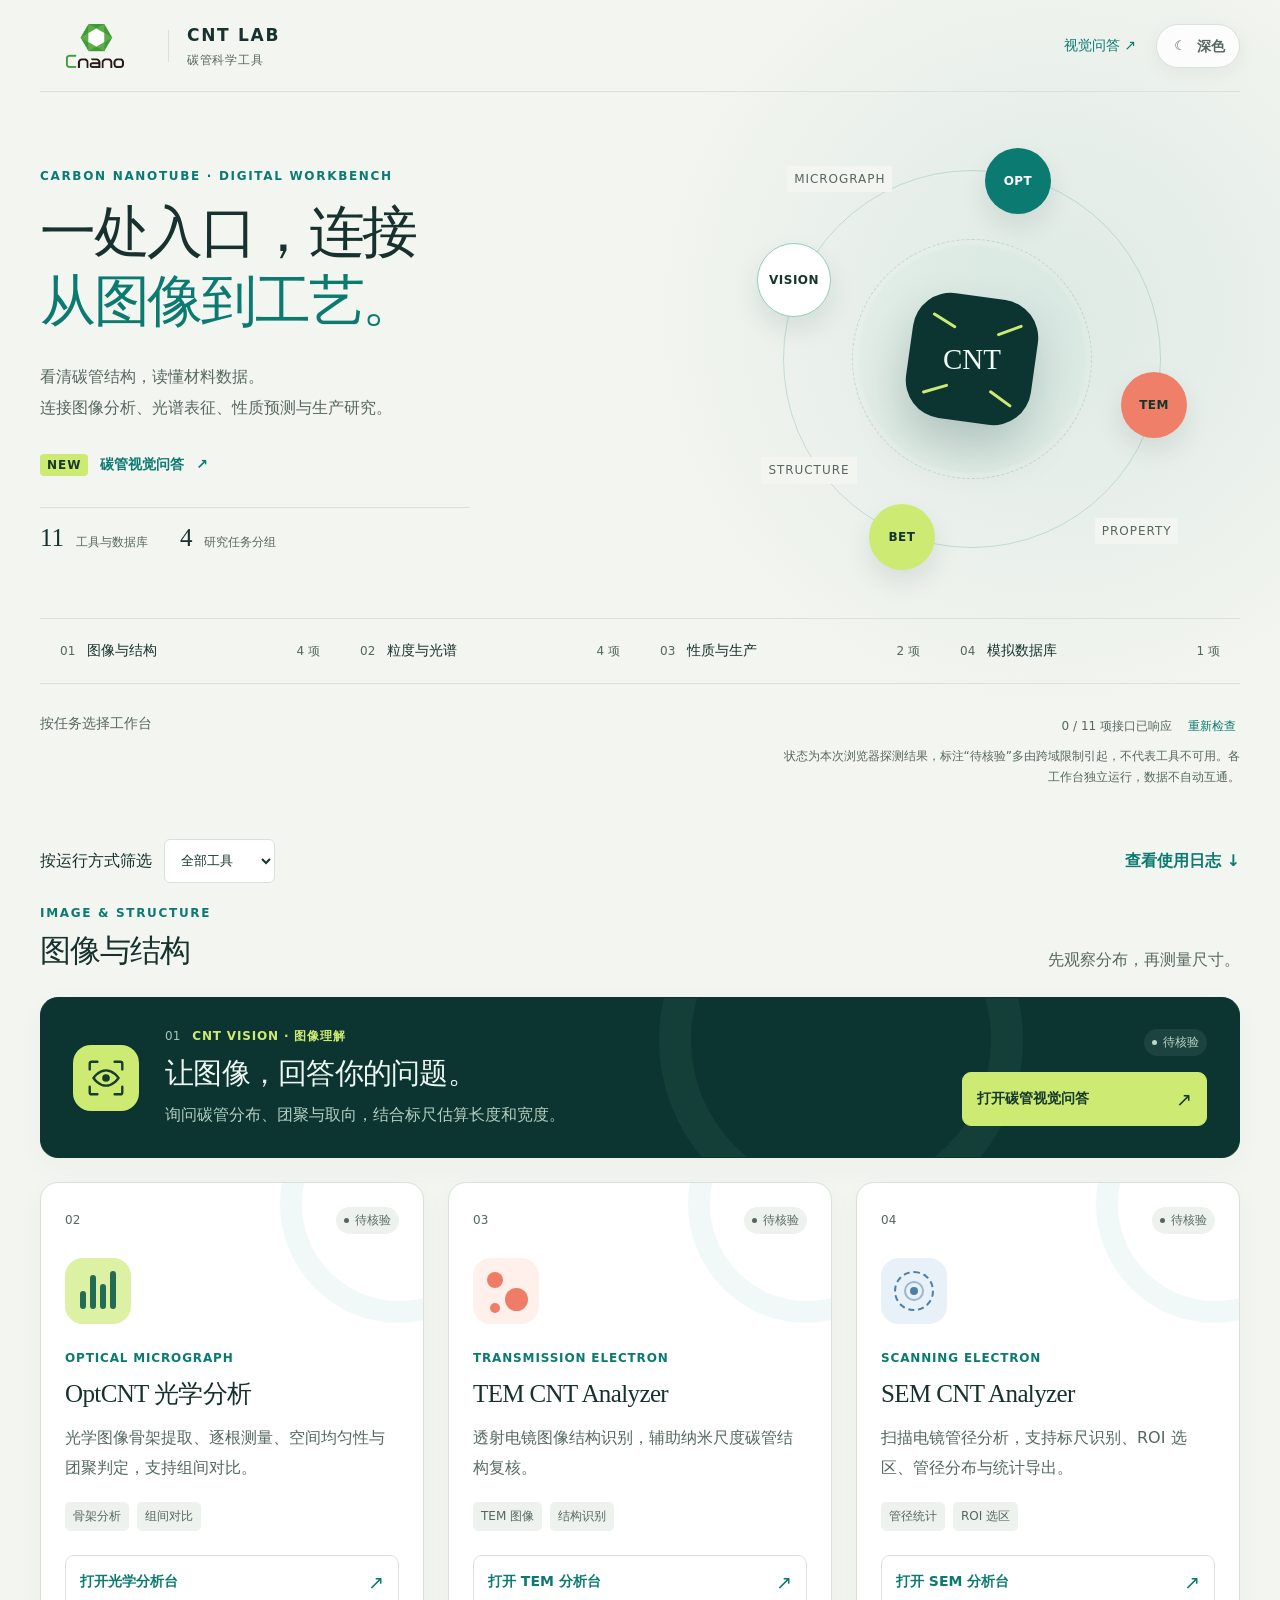
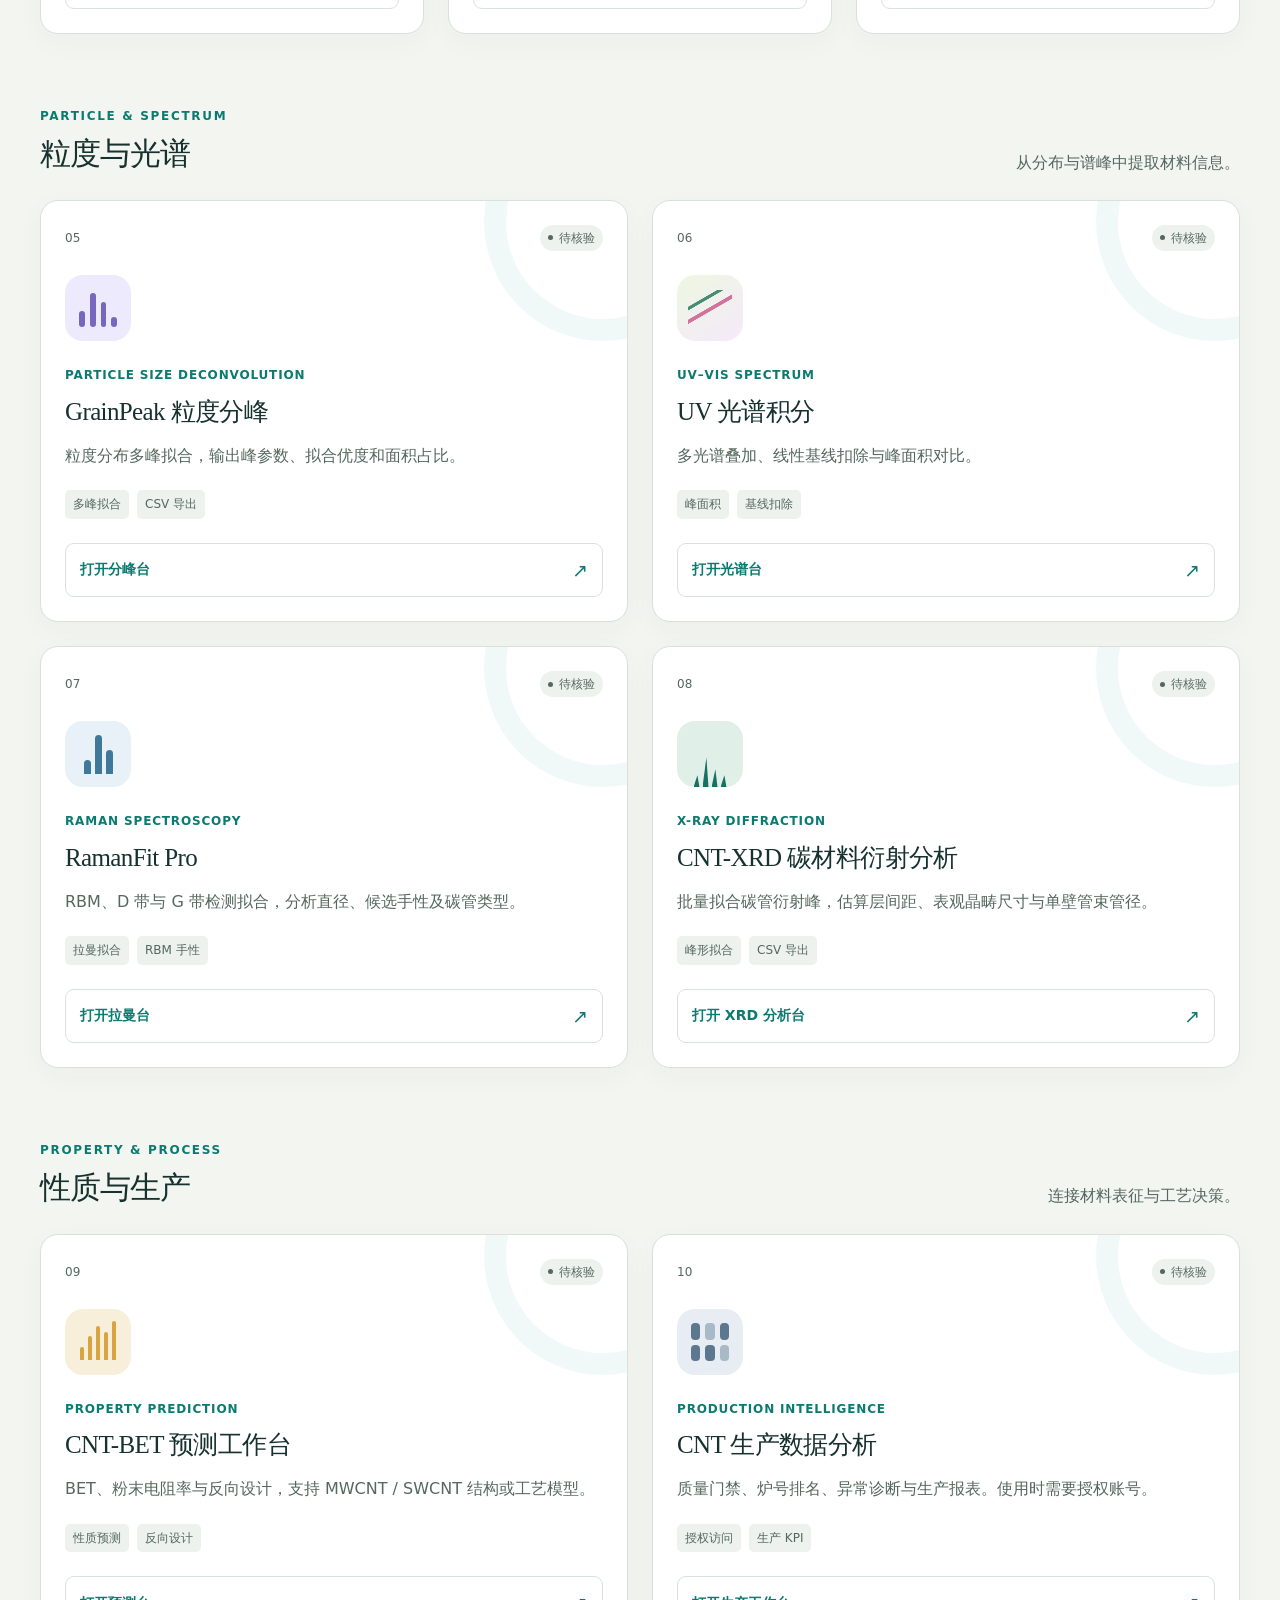
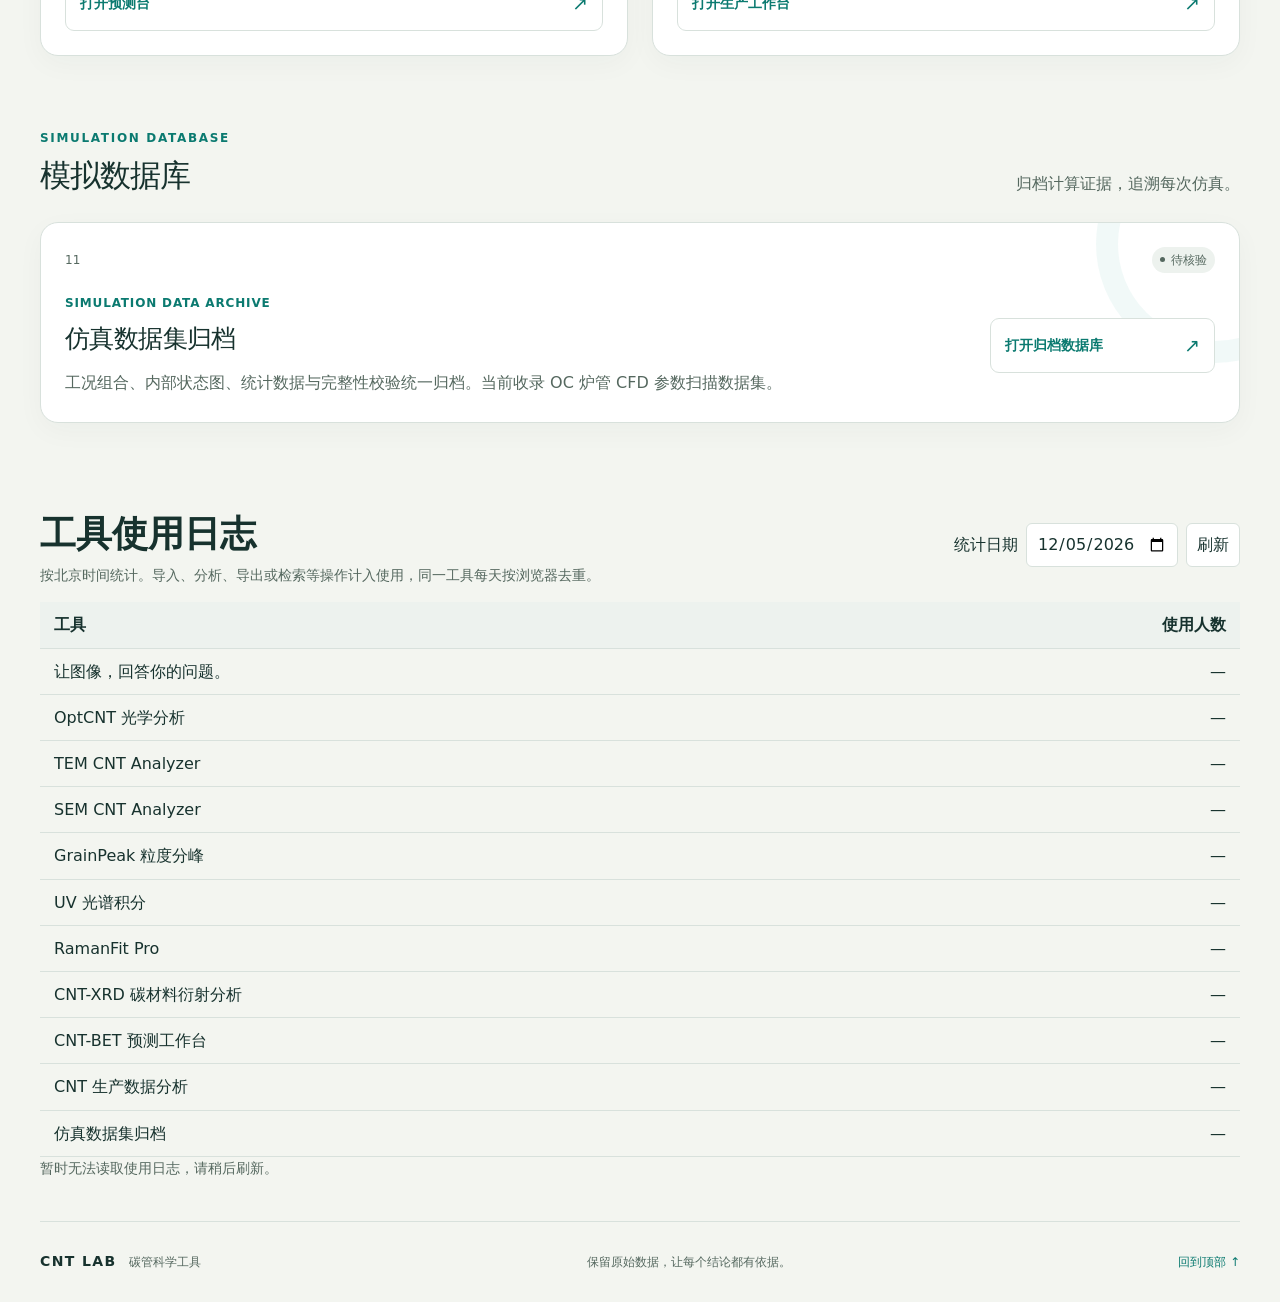
<file: index.html>
<!doctype html>
<html lang="zh-CN">
<head>
  <meta charset="utf-8" />
  <meta name="viewport" content="width=device-width, initial-scale=1" />
  <meta name="theme-color" content="#102d2b" />
  <meta name="color-scheme" content="light dark" />
  <meta name="description" content="CNT Lab 碳管科学工具门户：视觉问答、图像测量、光谱分析、性质预测、生产数据与仿真归档。" />
  <title>CNT Lab · 碳管科学工具</title>
  <link rel="icon" type="image/png" href="assets/cnano-logo.png" />
  <script src="theme.js?v=20261125"></script>
  <link rel="stylesheet" href="theme.css?v=20261125" />
  <link rel="stylesheet" href="styles.css?v=20261125-usage1" />
  <script src="app.js?v=20261125" defer></script>
  <script src="usage-log.js?v=20261125-usage1" defer></script>
</head>
<body class="portal">
  <a class="skip-link" href="#tools">跳到工具列表</a>
  <header class="site-header shell">
    <a class="brand" href="#top" aria-label="CNT Lab 首页"><img class="cnano-logo" src="assets/cnano-logo.png" alt="天奈科技 Cnano" /><span class="brand-divider"></span><span><strong>CNT LAB</strong><small>碳管科学工具</small></span></a>
    <div class="header-actions"><a class="header-link" href="vision/">视觉问答 ↗</a><button class="theme-toggle" type="button" data-theme-toggle><span data-theme-icon aria-hidden="true">☾</span><span data-theme-label>深色</span></button></div>
  </header>
  <main id="top">
    <section class="intro shell">
      <div class="intro-copy">
        <p class="eyebrow">CARBON NANOTUBE · DIGITAL WORKBENCH</p>
        <h1>一处入口，连接<br><em>从图像到工艺。</em></h1>
        <p class="lede">看清碳管结构，读懂材料数据。<br>连接图像分析、光谱表征、性质预测与生产研究。</p>
        <a class="vision-shortcut" href="vision/"><span class="shortcut-label">NEW</span> 碳管视觉问答 <span aria-hidden="true">↗</span></a>
        <div class="intro-meta"><span><strong>11</strong> 工具与数据库</span><span><strong>4</strong> 研究任务分组</span></div>
      </div>
      <nav class="cnt-map" aria-label="CNT 研究工具快捷导航">
        <div class="map-ring ring-outer" aria-hidden="true"></div><div class="map-ring ring-inner" aria-hidden="true"></div>
        <a class="map-core" href="#tools" aria-label="查看全部 CNT 工具"><i aria-hidden="true"></i><i aria-hidden="true"></i><i aria-hidden="true"></i><i aria-hidden="true"></i><b>CNT</b></a>
        <a class="map-node node-opt" href="https://opt-cnt.47.236.76.214.nip.io/" aria-label="打开 OptCNT 光学分析">OPT</a>
        <a class="map-node node-tem" href="https://tem-cnt.47.236.76.214.nip.io/" aria-label="打开 TEM 图像分析">TEM</a>
        <a class="map-node node-bet" href="https://47.236.76.214.nip.io/" aria-label="打开 CNT-BET 预测工作台">BET</a>
        <a class="map-node node-vision" href="vision/" aria-label="打开碳管视觉问答">VISION</a>
        <span class="map-caption caption-image" aria-hidden="true">MICROGRAPH</span><span class="map-caption caption-structure" aria-hidden="true">STRUCTURE</span><span class="map-caption caption-property" aria-hidden="true">PROPERTY</span>
      </nav>
    </section>
    <nav class="category-nav shell" aria-label="工具分类"><a href="#image-tools"><span>01</span> 图像与结构 <b>4 项</b></a><a href="#spectrum-tools"><span>02</span> 粒度与光谱 <b>4 项</b></a><a href="#process-tools"><span>03</span> 性质与生产 <b>2 项</b></a><a href="#simulation-tools"><span>04</span> 模拟数据库 <b>1 项</b></a></nav>
    <div class="tools-section shell" id="tools" tabindex="-1">
      <div class="tools-intro"><p>按任务选择工作台</p><div class="tools-status"><div class="service-overview"><span id="serviceSummary" role="status">正在检查接口响应</span><button id="refreshServices" type="button">重新检查</button></div><p class="service-note">状态为本次浏览器探测结果，标注“待核验”多由跨域限制引起，不代表工具不可用。各工作台独立运行，数据不自动互通。</p></div></div>
      <div class="tool-controls"><label class="tool-filter">按运行方式筛选 <select id="tool-mode"><option value="">全部工具</option><option>浏览器计算</option><option>云端分析</option><option>授权访问</option><option>只读归档</option></select></label><a class="usage-jump" href="#usage">查看使用日志 ↓</a></div>
    <section class="tool-group" id="image-tools" aria-labelledby="image-title">
        <header class="group-heading"><div><p class="eyebrow">IMAGE & STRUCTURE</p><h2 id="image-title">图像与结构</h2></div><p>先观察分布，再测量尺寸。</p></header>
        <article class="tool-card vision-feature" data-service="vision" data-mode="云端分析">
          <div class="tool-symbol vision-symbol" aria-hidden="true"><svg viewBox="0 0 48 48" fill="none"><path d="M15 7H9a2 2 0 0 0-2 2v6m26-8h6a2 2 0 0 1 2 2v6M7 33v6a2 2 0 0 0 2 2h6m26-8v6a2 2 0 0 1-2 2h-6" stroke="currentColor" stroke-width="2.5" stroke-linecap="round"/><path d="M11 24s5-8 13-8 13 8 13 8-5 8-13 8-13-8-13-8Z" stroke="currentColor" stroke-width="2.5"/><circle cx="24" cy="24" r="4" fill="currentColor"/></svg></div>
          <div class="feature-copy"><div class="feature-kicker"><span class="tool-index">01</span><p class="tool-type">CNT VISION · 图像理解</p></div><h3>让图像，回答你的问题。</h3><p class="tool-description">询问碳管分布、团聚与取向，结合标尺估算长度和宽度。</p></div>
          <div class="feature-action"><span class="status-pill checking"><i></i><b>检查中</b></span><a class="tool-link" href="vision/"><span>打开碳管视觉问答</span><b aria-hidden="true">↗</b></a></div>
        </article>
        <div class="tool-grid image-grid">
          <article class="tool-card" data-service="opt" data-mode="云端分析">
            <div class="card-top"><span class="tool-index">02</span><span class="status-pill checking"><i></i><b>检查中</b></span></div><div class="tool-symbol optical-symbol" aria-hidden="true"><i></i><i></i><i></i><i></i></div><p class="tool-type">OPTICAL MICROGRAPH</p><h3>OptCNT 光学分析</h3><p class="tool-description">光学图像骨架提取、逐根测量、空间均匀性与团聚判定，支持组间对比。</p><div class="tag-row"><span>骨架分析</span><span>组间对比</span></div><a class="tool-link" href="https://opt-cnt.47.236.76.214.nip.io/"><span>打开光学分析台</span><b aria-hidden="true">↗</b></a>
          </article>
          <article class="tool-card" data-service="tem" data-mode="云端分析">
            <div class="card-top"><span class="tool-index">03</span><span class="status-pill checking"><i></i><b>检查中</b></span></div><div class="tool-symbol tem-symbol" aria-hidden="true"><span></span><span></span><span></span></div><p class="tool-type">TRANSMISSION ELECTRON</p><h3>TEM CNT Analyzer</h3><p class="tool-description">透射电镜图像结构识别，辅助纳米尺度碳管结构复核。</p><div class="tag-row"><span>TEM 图像</span><span>结构识别</span></div><a class="tool-link" href="https://tem-cnt.47.236.76.214.nip.io/"><span>打开 TEM 分析台</span><b aria-hidden="true">↗</b></a>
          </article>
          <article class="tool-card" data-service="sem" data-mode="云端分析">
            <div class="card-top"><span class="tool-index">04</span><span class="status-pill checking"><i></i><b>检查中</b></span></div><div class="tool-symbol sem-symbol" aria-hidden="true"><i></i><i></i><i></i></div><p class="tool-type">SCANNING ELECTRON</p><h3>SEM CNT Analyzer</h3><p class="tool-description">扫描电镜管径分析，支持标尺识别、ROI 选区、管径分布与统计导出。</p><div class="tag-row"><span>管径统计</span><span>ROI 选区</span></div><a class="tool-link" href="https://sem.47.236.76.214.nip.io/"><span>打开 SEM 分析台</span><b aria-hidden="true">↗</b></a>
          </article>
        </div>
      </section>
      <section class="tool-group" id="spectrum-tools" aria-labelledby="spectrum-title">
        <header class="group-heading"><div><p class="eyebrow">PARTICLE & SPECTRUM</p><h2 id="spectrum-title">粒度与光谱</h2></div><p>从分布与谱峰中提取材料信息。</p></header>
        <div class="tool-grid pair-grid">
          <article class="tool-card" data-service="grain" data-mode="云端分析">
            <div class="card-top"><span class="tool-index">05</span><span class="status-pill checking"><i></i><b>检查中</b></span></div><div class="tool-symbol grain-symbol" aria-hidden="true"><i></i><i></i><i></i><i></i></div><p class="tool-type">PARTICLE SIZE DECONVOLUTION</p><h3>GrainPeak 粒度分峰</h3><p class="tool-description">粒度分布多峰拟合，输出峰参数、拟合优度和面积占比。</p><div class="tag-row"><span>多峰拟合</span><span>CSV 导出</span></div><a class="tool-link" href="https://grain-peak.47.236.76.214.nip.io/"><span>打开分峰台</span><b aria-hidden="true">↗</b></a>
          </article>
          <article class="tool-card" data-service="uv" data-mode="浏览器计算">
            <div class="card-top"><span class="tool-index">06</span><span class="status-pill checking"><i></i><b>检查中</b></span></div><div class="tool-symbol uv-symbol" aria-hidden="true"><i></i></div><p class="tool-type">UV–VIS SPECTRUM</p><h3>UV 光谱积分</h3><p class="tool-description">多光谱叠加、线性基线扣除与峰面积对比。</p><div class="tag-row"><span>峰面积</span><span>基线扣除</span></div><a class="tool-link" href="https://uv-spectrum.47.236.76.214.nip.io/"><span>打开光谱台</span><b aria-hidden="true">↗</b></a>
          </article>
          <article class="tool-card" data-service="raman" data-mode="云端分析">
            <div class="card-top"><span class="tool-index">07</span><span class="status-pill checking"><i></i><b>检查中</b></span></div><div class="tool-symbol raman-symbol" aria-hidden="true"><i></i><i></i><i></i></div><p class="tool-type">RAMAN SPECTROSCOPY</p><h3>RamanFit Pro</h3><p class="tool-description">RBM、D 带与 G 带检测拟合，分析直径、候选手性及碳管类型。</p><div class="tag-row"><span>拉曼拟合</span><span>RBM 手性</span></div><a class="tool-link" href="https://raman.47.236.76.214.nip.io/"><span>打开拉曼台</span><b aria-hidden="true">↗</b></a>
          </article>
          <article class="tool-card" data-service="xrd" data-mode="浏览器计算">
            <div class="card-top"><span class="tool-index">08</span><span class="status-pill checking"><i></i><b>检查中</b></span></div>
            <div class="tool-symbol xrd-symbol" aria-hidden="true"><i></i><i></i><i></i><i></i></div>
            <p class="tool-type">X-RAY DIFFRACTION</p><h3>CNT-XRD 碳材料衍射分析</h3>
            <p class="tool-description">批量拟合碳管衍射峰，估算层间距、表观晶畴尺寸与单壁管束管径。</p>
            <div class="tag-row"><span>峰形拟合</span><span>CSV 导出</span></div>
            <a class="tool-link" href="https://cnt-xrd.47.236.76.214.nip.io/"><span>打开 XRD 分析台</span><b aria-hidden="true">↗</b></a>
          </article>
        </div>
      </section>
      <section class="tool-group" id="process-tools" aria-labelledby="process-title">
        <header class="group-heading"><div><p class="eyebrow">PROPERTY & PROCESS</p><h2 id="process-title">性质与生产</h2></div><p>连接材料表征与工艺决策。</p></header>
        <div class="tool-grid pair-grid">
          <article class="tool-card" data-service="bet" data-mode="云端分析">
            <div class="card-top"><span class="tool-index">09</span><span class="status-pill checking"><i></i><b>检查中</b></span></div><div class="tool-symbol bet-symbol" aria-hidden="true"><span></span><span></span><span></span><span></span><span></span></div><p class="tool-type">PROPERTY PREDICTION</p><h3>CNT-BET 预测工作台</h3><p class="tool-description">BET、粉末电阻率与反向设计，支持 MWCNT / SWCNT 结构或工艺模型。</p><div class="tag-row"><span>性质预测</span><span>反向设计</span></div><a class="tool-link" href="https://47.236.76.214.nip.io/"><span>打开预测台</span><b aria-hidden="true">↗</b></a>
          </article>
          <article class="tool-card" data-service="production" data-mode="授权访问">
            <div class="card-top"><span class="tool-index">10</span><span class="status-pill checking"><i></i><b>检查中</b></span></div><div class="tool-symbol production-symbol" aria-hidden="true"><i></i><i></i><i></i><i></i><i></i><i></i></div><p class="tool-type">PRODUCTION INTELLIGENCE</p><h3>CNT 生产数据分析</h3><p class="tool-description">质量门禁、炉号排名、异常诊断与生产报表。使用时需要授权账号。</p><div class="tag-row"><span>授权访问</span><span>生产 KPI</span></div><a class="tool-link" href="https://cnt-analysis.47.236.76.214.nip.io/"><span>打开生产工作台</span><b aria-hidden="true">↗</b></a>
          </article>
        </div>
      </section>
      <section class="tool-group" id="simulation-tools" aria-labelledby="simulation-title">
        <header class="group-heading"><div><p class="eyebrow">SIMULATION DATABASE</p><h2 id="simulation-title">模拟数据库</h2></div><p>归档计算证据，追溯每次仿真。</p></header>
        <article class="tool-card archive-card" data-service="furnace" data-mode="只读归档">
          <div class="card-top"><span class="tool-index">11</span><span class="status-pill checking"><i></i><b>检查中</b></span></div><div class="archive-body"><div><p class="tool-type">SIMULATION DATA ARCHIVE</p><h3>仿真数据集归档</h3><p class="tool-description">工况组合、内部状态图、统计数据与完整性校验统一归档。当前收录 OC 炉管 CFD 参数扫描数据集。</p></div><a class="tool-link" href="https://sim-db.47.236.76.214.nip.io/"><span>打开归档数据库</span><b aria-hidden="true">↗</b></a></div>
        </article>
      </section>
    </div>
    <section id="usage" class="usage-log shell" aria-labelledby="usage-title">
      <header><div><h2 id="usage-title">工具使用日志</h2><p>按北京时间统计。导入、分析、导出或检索等操作计入使用，同一工具每天按浏览器去重。</p></div>
        <div class="usage-controls"><label>统计日期 <input type="date" aria-label="统计日期"></label><button type="button">刷新</button></div>
      </header>
      <table><thead><tr><th scope="col">工具</th><th scope="col">使用人数</th></tr></thead><tbody></tbody></table>
      <p role="status" aria-live="polite"></p>
    </section>
  </main>
  <footer class="site-footer shell"><div><strong>CNT LAB</strong><span>碳管科学工具</span></div><p>保留原始数据，让每个结论都有依据。</p><a href="#top">回到顶部 ↑</a></footer>
</body>
</html>
</file>
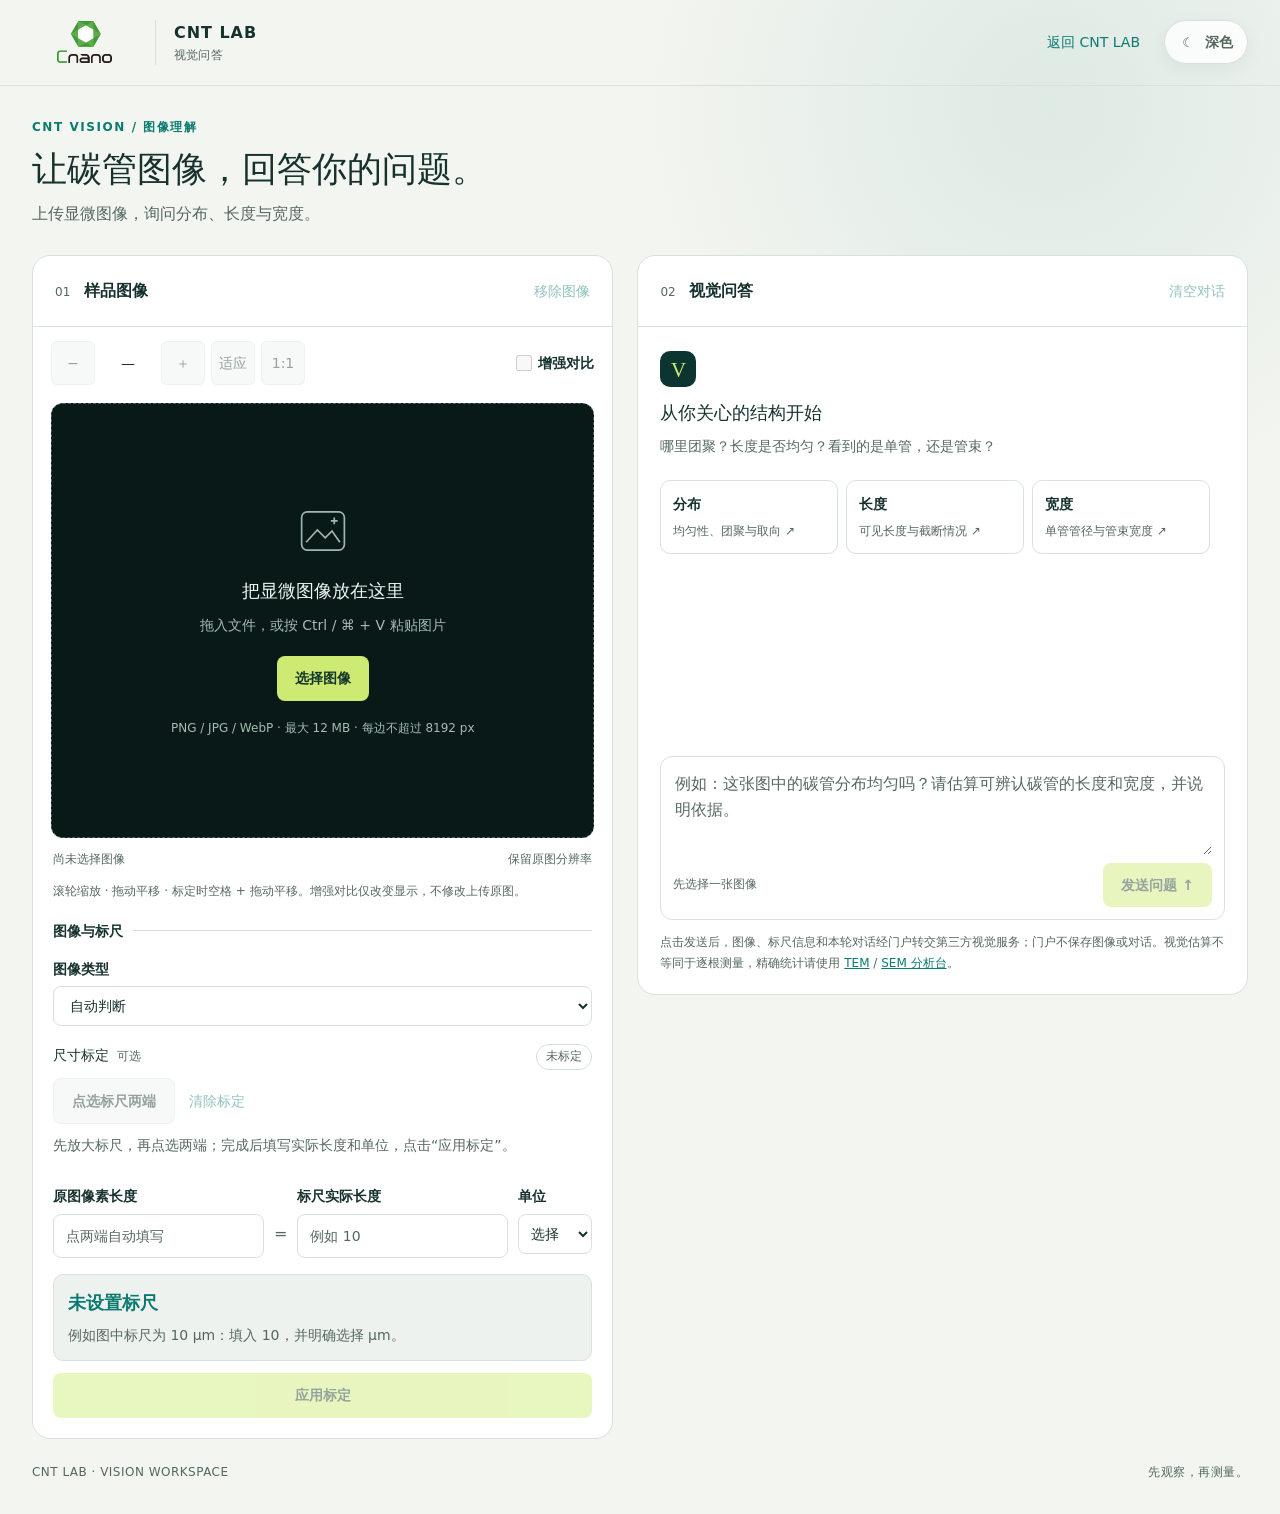
<file: vision/index.html>
<!doctype html>
<html data-usage-tool="vision" lang="zh-CN">
<head>
  <meta charset="utf-8" />
  <meta name="viewport" content="width=device-width, initial-scale=1" />
  <meta name="color-scheme" content="light dark" />
  <meta name="theme-color" content="#f3f5f0" />
  <meta name="description" content="碳管视觉助手：分析显微图像中的碳管分布、长度与宽度。" />
  <meta http-equiv="Content-Security-Policy" content="default-src 'self'; script-src 'self'; style-src 'self' 'unsafe-inline'; img-src 'self' data: blob:; connect-src https://cnt-vision.47.236.76.214.nip.io; object-src 'none'; base-uri 'self'; form-action 'none'" />
  <title>碳管视觉问答 · CNT Lab</title>
  <link rel="icon" href="../assets/cnano-logo.png" />
  <script src="../theme.js?v=20261125"></script>
  <link rel="stylesheet" href="../theme.css?v=20261125" />
  <link rel="stylesheet" href="styles.css?v=20261125" />
  <script type="module" src="app.mjs?v=20261125-usage1"></script>
  <script defer src="../usage-client.js?v=20261125-usage1"></script>
</head>
<body>
  <header class="topbar">
    <a class="brand" href="../"><img src="../assets/cnano-logo.png" alt="天奈科技" /><span>CNT LAB <small>视觉问答</small></span></a>
    <nav aria-label="页面导航"><a class="back-link" href="../">返回 CNT LAB</a><button class="theme-toggle" type="button" data-theme-toggle><span data-theme-icon aria-hidden="true">☾</span><span data-theme-label>深色</span></button></nav>
  </header>
  <main class="workspace">
    <div class="page-heading"><div><p class="eyebrow">CNT VISION / 图像理解</p><h1>让碳管图像，回答你的问题。</h1><p class="subtitle">上传显微图像，询问分布、长度与宽度。</p></div></div>
    <div class="work-grid">
      <section class="image-panel panel" aria-labelledby="image-heading">
        <div class="panel-heading"><h2 id="image-heading"><span class="step">01</span> 样品图像</h2><button id="removeImage" class="text-button" type="button" disabled>移除图像</button></div>
        <div class="viewer-toolbar" aria-label="图像显示控制">
          <div class="zoom-controls"><button id="zoomOut" type="button" aria-label="缩小图像" disabled>−</button><output id="zoomValue" aria-label="图像缩放比例">—</output><button id="zoomIn" type="button" aria-label="放大图像" disabled>＋</button><button id="fitImage" type="button" disabled>适应</button><button id="actualSize" type="button" disabled>1:1</button></div>
          <label class="enhance-control"><input id="enhanceImage" type="checkbox" disabled />增强对比</label>
        </div>
        <div id="dropZone" class="image-stage">
          <div id="uploadEmpty" class="upload-empty">
            <svg class="upload-icon" viewBox="0 0 48 48" fill="none" aria-hidden="true"><rect x="5" y="7" width="38" height="34" rx="5" stroke="currentColor" stroke-width="1.5"/><path d="M9 34l10-11 7 7 6-6 7 10M31 15h6m-3-3v6" stroke="currentColor" stroke-width="1.5"/></svg>
            <h3>把显微图像放在这里</h3><p>拖入文件，或按 Ctrl / ⌘ + V 粘贴图片</p>
            <button id="chooseImage" type="button" class="primary">选择图像</button>
            <p class="file-hint">PNG / JPG / WebP · 最大 12 MB · 每边不超过 8192 px</p>
          </div>
          <canvas id="imageCanvas" tabindex="0" role="img" aria-label="碳管图像及标尺。滚轮缩放，拖动平移；标定模式可选择或拖动端点，A/B 键选端点，方向键微调，空格加拖动平移。" aria-describedby="viewerHint pickScaleNote" hidden>请使用支持 Canvas 的浏览器，或手动填写原图标尺像素长度。</canvas>
          <div id="viewerStatus" class="viewer-status" hidden>浏览图像</div>
        </div>
        <input id="imageFile" type="file" accept="image/png,image/jpeg,image/webp" hidden />
        <div class="image-caption"><span id="imageInfo" role="status">尚未选择图像</span><span>保留原图分辨率</span></div>
        <p id="viewerHint" class="viewer-hint">滚轮缩放 · 拖动平移 · 标定时空格 + 拖动平移。增强对比仅改变显示，不修改上传原图。</p>
        <fieldset id="sampleFields" class="sample-fields">
          <legend>图像与标尺</legend>
          <label>图像类型<select id="imageType"><option value="未指定">自动判断</option><option value="TEM">TEM 透射电镜</option><option value="SEM">SEM 扫描电镜</option><option value="光学显微镜">光学显微镜</option></select></label>
          <div class="scale-heading"><span>尺寸标定 <small>可选</small></span><span id="scaleState" class="scale-state">未标定</span></div>
          <div class="scale-picker-actions"><button id="pickScale" type="button" class="secondary" aria-pressed="false" aria-describedby="pickScaleNote" disabled>点选标尺两端</button><button id="cancelScale" type="button" class="text-button" hidden>取消修改</button><button id="clearScale" type="button" class="text-button" disabled>清除标定</button></div>
          <p id="pickScaleNote" class="field-note scale-picker-note" role="status">先放大标尺，再点选两端；完成后填写实际长度和单位，点击“应用标定”。</p>
          <div class="scale-row"><label>原图像素长度<input id="scalePixels" type="number" min="0" step="any" placeholder="点两端自动填写" inputmode="decimal" /></label><span class="equals">=</span><label>标尺实际长度<input id="scaleLength" type="number" min="0" step="any" placeholder="例如 10" inputmode="decimal" /></label><label class="unit-label">单位<select id="scaleUnit"><option value="">选择</option><option value="nm">nm</option><option value="µm">µm</option></select></label></div>
          <div class="calibration-result"><strong id="scaleEquation">未设置标尺</strong><p id="scaleNote">例如图中标尺为 10 µm：填入 10，并明确选择 µm。</p></div>
          <button id="applyScale" type="button" class="primary apply-scale" disabled>应用标定</button>
        </fieldset>
      </section>
      <section class="chat-panel panel" aria-labelledby="chat-heading">
        <div class="panel-heading"><h2 id="chat-heading"><span class="step">02</span> 视觉问答</h2><button id="clearChat" type="button" class="text-button" disabled>清空对话</button></div>
        <div id="messages" class="messages" role="log" aria-label="问答记录" aria-live="polite" aria-relevant="additions text">
          <div id="chatEmpty" class="chat-empty"><span class="assistant-mark" aria-hidden="true">V</span><h3>从你关心的结构开始</h3><p>哪里团聚？长度是否均匀？看到的是单管，还是管束？</p><div class="question-chips"><button type="button" data-question="distribution"><strong>分布</strong><span>均匀性、团聚与取向 ↗</span></button><button type="button" data-question="length"><strong>长度</strong><span>可见长度与截断情况 ↗</span></button><button type="button" data-question="width"><strong>宽度</strong><span>单管管径与管束宽度 ↗</span></button></div></div>
        </div>
        <div class="composer-wrap">
          <p id="feedback" class="feedback" role="status" hidden></p>
          <form id="questionForm"><label class="sr-only" for="question">向模型提问</label><textarea id="question" rows="3" maxlength="6000" placeholder="例如：这张图中的碳管分布均匀吗？请估算可辨认碳管的长度和宽度，并说明依据。"></textarea><div class="composer-actions"><span id="sendHint">先选择一张图像</span><button id="stopRequest" class="secondary" type="button" hidden>停止</button><button id="sendQuestion" class="primary" type="submit" disabled>发送问题 ↑</button></div></form>
          <p class="disclosure">点击发送后，图像、标尺信息和本轮对话经门户转交第三方视觉服务；门户不保存图像或对话。视觉估算不等同于逐根测量，精确统计请使用 <a href="https://tem-cnt.47.236.76.214.nip.io/">TEM</a> / <a href="https://sem.47.236.76.214.nip.io/">SEM 分析台</a>。</p>
        </div>
      </section>
    </div>
    <footer><span>CNT LAB · VISION WORKSPACE</span><span>先观察，再测量。</span></footer>
  </main>
  <noscript>请启用 JavaScript 以选择图像并使用视觉问答。</noscript>
</body>
</html>
</file>
<file: theme.css>
/* CNT Lab 主题层：颜色变量、深色模式覆盖、品牌资产与状态语义色。
   组件的尺寸与布局由各项目的 styles.css 负责，此处不重复定义，
   避免同一选择器被两个文件分段覆盖。 */

:root {
  color-scheme: light;
  --ink: #17322e;
  --deep: #0c3531;
  --teal: #0b7a70;
  --mint: #8fcfc0;
  --lime: #cdea72;
  --coral: #f17b64;
  --amber: #d99b42;
  --paper: #f3f5f0;
  --surface: #ffffff;
  --surface-soft: #edf2ee;
  --line: #d8e1dc;
  --muted: #55685f;
  --quiet: #81918c;
  --shadow: 0 24px 70px rgba(17, 50, 44, .11);
}

:root[data-theme="dark"] {
  color-scheme: dark;
  --ink: #edf7f3;
  --deep: #071d1b;
  --teal: #68d3c4;
  --mint: #65b7aa;
  --lime: #ccec70;
  --coral: #ff8a72;
  --amber: #efb65f;
  --paper: #081a18;
  --surface: #102724;
  --surface-soft: #16322e;
  --line: #29453f;
  --muted: #9aada7;
  --quiet: #78908a;
  --shadow: 0 28px 78px rgba(0, 0, 0, .34);
}

body {
  color: var(--ink);
  background:
    radial-gradient(circle at 82% 7%, color-mix(in srgb, var(--teal) 9%, transparent) 0, transparent 26rem),
    var(--paper);
  transition: color .22s ease, background-color .22s ease;
}

.site-header { position: relative; z-index: 10; }

/* 主题开关：门户与 vision 页面共用同一段 DOM，样式集中在此处，
   不在各页面 styles.css 里重复定义。 */
.theme-toggle {
  display: inline-flex;
  align-items: center;
  justify-content: center;
  gap: 8px;
  min-height: 44px;
  padding-inline: 14px;
  border: 1px solid var(--line);
  border-radius: 999px;
  color: var(--muted);
  background: color-mix(in srgb, var(--surface) 82%, transparent);
  box-shadow: 0 5px 18px rgba(16, 45, 40, .05);
  font: 750 14px/1 Inter, "Segoe UI", "Microsoft YaHei", system-ui, sans-serif;
  transition: .2s ease;
}
.theme-toggle:hover { color: var(--teal); border-color: color-mix(in srgb, var(--teal) 40%, var(--line)); transform: translateY(-1px); }
.theme-toggle [data-theme-icon] { display: grid; width: 18px; height: 18px; place-items: center; font-size: 13px; }

@media (max-width: 680px) {
  .theme-toggle { padding-inline: 12px; gap: 6px; }
  .theme-toggle [data-theme-label] { font-size: 12px; }
}

@media (max-width: 340px) {
  .theme-toggle { width: 44px; padding: 0; gap: 0; }
  .theme-toggle [data-theme-label] { display: none; }
}

/* 接口状态三态色。中性态由 styles.css 提供，
   这里只补语义色，避免两边同时定义 checking。 */
.status-pill.online { color: #2f6244; background: #e7f3e9; }
.status-pill.checking { color: #7a5518; background: #fff3da; }
.status-pill.offline { color: #9e4436; background: #fff0eb; }

/* 品牌标识：logo 的 "nano" 字为深灰，深色页面上不可读，
   给它一块浅色底片而不是用滤镜，以免破坏品牌绿。
   门户用 .cnano-logo，vision 页面用 .brand img，两者共用同一张图。 */
:root[data-theme="dark"] .cnano-logo,
:root[data-theme="dark"] .brand img {
  background: #f2f6f2;
  border-radius: 7px;
  padding: 3px 5px;
}

/* VISION 节点在浅色下是白底空心圆，深色下会变成几乎看不见的轮廓，
   与另外三个实心节点失衡；给它一个实心深青底。 */
:root[data-theme="dark"] .node-vision { color: #d6f2ea; background: #1d423c; }

:root[data-theme="dark"] .status-pill.online { color: #9fe1b3; background: rgba(86, 174, 113, .14); }
:root[data-theme="dark"] .status-pill.checking { color: #f2ca7b; background: rgba(235, 168, 73, .14); }
:root[data-theme="dark"] .status-pill.offline { color: #ffab9c; background: rgba(237, 116, 92, .14); }

/* 工具图标的浅色底在深色页面上会盖过标题，成为最亮的元素。
   深色模式下换成深底浅图形，让图标退回它应有的层级。 */
:root[data-theme="dark"] .optical-symbol { background: #2a3618; }
:root[data-theme="dark"] .optical-symbol i { background: #b5d96a; }
:root[data-theme="dark"] .tem-symbol { background: #3a2620; }
:root[data-theme="dark"] .tem-symbol span { background: #f0917c; }
:root[data-theme="dark"] .sem-symbol { background: #1e2c38; }
:root[data-theme="dark"] .sem-symbol i { border-color: #7aa8c8; }
:root[data-theme="dark"] .sem-symbol i:nth-child(2) { border-color: #7aa8c8; }
:root[data-theme="dark"] .sem-symbol i:nth-child(3) { background: #7aa8c8; }
:root[data-theme="dark"] .grain-symbol { background: #2a2540; }
:root[data-theme="dark"] .grain-symbol i { background: #a99ae0; }
:root[data-theme="dark"] .uv-symbol { background: linear-gradient(145deg, #25301d, #2d2437); }
:root[data-theme="dark"] .uv-symbol i { background: linear-gradient(150deg, transparent 0 27%, #6fb89b 28% 33%, transparent 34% 48%, #d987ad 49% 55%, transparent 56%); }
:root[data-theme="dark"] .raman-symbol { background: #1d2e3a; }
:root[data-theme="dark"] .raman-symbol i { background: #7aa9c4; }
:root[data-theme="dark"] .bet-symbol { background: #332b1a; }
:root[data-theme="dark"] .bet-symbol span { background: #e0b463; }
:root[data-theme="dark"] .production-symbol { background: #222c34; }
:root[data-theme="dark"] .production-symbol i { background: #8fa8bd; }

[data-theme-toggle],a[href="https://zuestian.github.io/Cnanotools/"]{min-height:44px;min-width:44px}
@media(min-width:341px){[data-theme-toggle] [data-theme-label]{display:inline}}

:root[data-theme="dark"] .xrd-symbol {background:#153631;color:#86ddca}
</file>
<file: styles.css>
* { box-sizing: border-box; }
html { scroll-behavior: smooth; scroll-padding-top: 28px; }
body { margin: 0; min-width: 320px; font: 16px/1.7 Inter, "Segoe UI", "Microsoft YaHei", system-ui, sans-serif; }
a { color: inherit; text-decoration: none; }
button { font: inherit; cursor: pointer; }
button:disabled { cursor: wait; opacity: .6; }
h1, h2, h3, p { margin: 0; }
a, button { -webkit-tap-highlight-color: transparent; }
a:focus-visible, button:focus-visible { outline: 3px solid var(--teal); outline-offset: 5px; }
.shell { width: min(1240px, calc(100% - 80px)); margin-inline: auto; }
.skip-link { position: absolute; top: -70px; left: 20px; background: var(--surface); padding: 12px; z-index: 20; }
.skip-link:focus { top: 10px; }
.site-header { display: flex; min-height: 92px; align-items: center; justify-content: space-between; gap: 24px; border-bottom: 1px solid var(--line); }
.brand { display: flex; align-items: center; gap: 18px; }
.cnano-logo { width: 110px; height: 44px; object-fit: contain; }
.brand-divider { width: 1px; height: 32px; background: var(--line); }
.brand strong { font-size: 17px; letter-spacing: .1em; }
.brand small { display: block; font-size: 12px; color: var(--muted); letter-spacing: .06em; }
.header-actions { display: flex; align-items: center; gap: 20px; }
.header-link { display: inline-flex; align-items: center; min-height: 44px; font-size: 14px; color: var(--teal); }
.header-link:hover { text-decoration: underline; text-underline-offset: 5px; }
/* .theme-toggle 由 theme.css 统一定义，vision 页面共用同一组件 */
/* 纯文字控件自身高度不足 44px，用伪元素外扩热区而不改变排版 */
.service-overview button, .site-footer a { position: relative; }
.service-overview button::after, .site-footer a::after { content: ""; position: absolute; inset: -12px -8px; }
.intro { display: grid; grid-template-columns: 1.15fr 1fr; align-items: center; gap: 48px; padding-block: 52px 44px; }
.eyebrow { color: var(--teal); font-size: 12px; font-weight: 750; letter-spacing: .14em; margin-bottom: 12px; }
.intro h1 { font: 500 clamp(40px, 4.4vw, 64px)/1.23 Georgia, "Noto Serif SC", serif; letter-spacing: -.04em; }
.intro h1 em { color: var(--teal); font-style: normal; }
.lede { margin-top: 24px; color: var(--muted); font-size: 16px; line-height: 1.95; }
.vision-shortcut { display: inline-flex; align-items: center; gap: 12px; margin-top: 20px; min-height: 44px; color: var(--teal); font-size: 14px; font-weight: 650; }
.vision-shortcut:hover { text-decoration: underline; text-underline-offset: 5px; }
.shortcut-label { padding: 1px 7px; border-radius: 4px; font-size: 12px; color: #16382d; background: var(--lime); letter-spacing: .08em; }
.intro-meta { display: flex; gap: 32px; margin-top: 20px; padding-top: 16px; border-top: 1px solid var(--line); max-width: 430px; font-size: 12px; color: var(--muted); }
.intro-meta strong { display: inline-block; margin-right: 8px; font: 25px Georgia, serif; color: var(--ink); }
.cnt-map { position: relative; width: min(430px, 100%); aspect-ratio: 1; margin: auto; isolation: isolate; background: radial-gradient(circle, color-mix(in srgb, var(--mint) 16%, transparent) 0 17%, color-mix(in srgb, var(--mint) 7%, transparent) 18% 37%, transparent 38%); border-radius: 50%; }
.map-ring { position: absolute; border: 1px solid color-mix(in srgb, var(--teal) 19%, transparent); border-radius: 50%; pointer-events: none; }
.ring-outer { inset: 6%; }
.ring-inner { inset: 22%; border-style: dashed; animation: orbit-ring 90s linear infinite; }
.map-core { position: absolute; left: 50%; top: 50%; display: grid; place-items: center; width: 126px; height: 126px; background: #0c3531; border-radius: 38px; color: #effaf4; box-shadow: 0 24px 48px rgba(12, 53, 49, .22); transform: translate(-50%, -50%) rotate(8deg); }
.map-core b { font: 29px Georgia, serif; transform: rotate(-8deg); }
.map-core i { position: absolute; width: 27px; height: 3px; border-radius: 3px; background: var(--lime); }
.map-core i:nth-child(1) { top: 27px; left: 17px; transform: rotate(24deg); }
.map-core i:nth-child(2) { top: 28px; right: 16px; transform: rotate(-28deg); }
.map-core i:nth-child(3) { bottom: 27px; left: 17px; transform: rotate(-24deg); }
.map-core i:nth-child(4) { bottom: 26px; right: 16px; transform: rotate(28deg); }
.map-node { position: absolute; display: grid; place-items: center; width: 66px; height: 66px; border-radius: 50%; font-size: 12px; font-weight: 750; letter-spacing: .04em; box-shadow: 0 12px 26px rgba(18, 50, 40, .1); transition: transform .2s, box-shadow .2s; }
.map-node:hover { transform: translateY(-4px); box-shadow: 0 18px 30px rgba(18, 50, 40, .18); }
.node-opt { top: 1%; left: 53%; color: white; background: #0b7a70; }
.node-tem { right: 0; top: 53%; color: #14372c; background: #ef7f68; }
.node-bet { bottom: 1%; left: 26%; color: #14372c; background: #cdea72; }
.node-vision { top: 23%; left: 0; width: 74px; height: 74px; color: #14372c; background: var(--surface); border: 1px solid var(--mint); }
.map-caption { position: absolute; color: var(--muted); font-size: 12px; letter-spacing: .08em; background: var(--paper); padding: 3px 7px; }
.caption-image { left: 7%; top: 5%; }
.caption-structure { left: 1%; bottom: 21%; }
.caption-property { right: 2%; bottom: 7%; }
@keyframes orbit-ring { to { transform: rotate(360deg); } }
.category-nav { display: grid; grid-template-columns: repeat(4, minmax(0, 1fr)); border-block: 1px solid var(--line); padding-block: 4px; }
.category-nav a { display: flex; align-items: center; gap: 12px; min-height: 44px; padding: 16px 20px; font-size: 14px; border-radius: 8px; transition: background .2s; }
.category-nav a:hover { background: var(--surface); }
.category-nav span { color: var(--muted); font-size: 12px; }
.category-nav b { font-size: 12px; color: var(--muted); font-weight: 500; margin-left: auto; }
.tools-section { padding-block: 28px 44px; }
.tools-intro { display: flex; justify-content: space-between; align-items: start; gap: 24px; color: var(--muted); font-size: 14px; margin-bottom: 32px; }
.tools-status { display: flex; flex-direction: column; align-items: end; gap: 6px; }
.service-overview { display: flex; gap: 12px; align-items: center; font-size: 12px; }
.service-overview button { border: 0; background: none; padding: 4px; color: var(--teal); font-size: 12px; }
.service-note { max-width: 460px; text-align: right; color: var(--muted); font-size: 12px; line-height: 1.7; }
.tool-group { margin-bottom: 72px; scroll-margin-top: 28px; }
.tool-group:last-of-type { margin-bottom: 0; }
.group-heading { display: flex; justify-content: space-between; align-items: end; gap: 24px; margin-bottom: 24px; }
.group-heading .eyebrow { margin-bottom: 6px; font-size: 12px; }
.group-heading h2 { font: 500 31px/1.4 Georgia, "Noto Serif SC", serif; letter-spacing: -.03em; }
.group-heading > p { color: var(--muted); font-size: 16px; }
.tool-grid { display: grid; grid-template-columns: repeat(3, minmax(0, 1fr)); gap: 24px; }
.pair-grid { grid-template-columns: repeat(2, minmax(0, 1fr)); }
.tool-card { position: relative; display: flex; flex-direction: column; min-width: 0; padding: 24px; border: 1px solid var(--line); border-radius: 18px; background: var(--surface); overflow: hidden; box-shadow: 0 8px 28px rgba(18, 50, 45, .035); transition: transform .22s, border-color .22s, box-shadow .22s; }
.tool-card::after { content: ""; position: absolute; width: 194px; height: 194px; border: 22px solid color-mix(in srgb, var(--mint) 12%, transparent); border-radius: 50%; top: -98px; right: -95px; pointer-events: none; }
.tool-card > * { position: relative; z-index: 1; }
.tool-card:hover { transform: translateY(-4px); border-color: var(--mint); box-shadow: 0 17px 36px rgba(18, 50, 45, .08); }
.card-top { display: flex; align-items: center; justify-content: space-between; gap: 12px; }
.tool-index { font-size: 12px; color: var(--muted); font-variant-numeric: tabular-nums; }
.status-pill { display: inline-flex; align-items: center; gap: 6px; border-radius: 30px; padding: 3px 8px; font-size: 12px; white-space: nowrap; }
.status-pill b { font-weight: 500; }
.status-pill i { width: 5px; height: 5px; border-radius: 50%; background: currentColor; }
.status-pill.unknown { color: var(--muted); background: var(--surface-soft); }
.tool-type { color: var(--teal); font-size: 12px; font-weight: 650; letter-spacing: .07em; margin-bottom: 8px; }
.tool-card h3 { font: 500 clamp(22px, 6.6vw, 25px)/1.4 Georgia, "Noto Serif SC", serif; letter-spacing: -.025em; margin-bottom: 12px; }
.tool-description { color: var(--muted); font-size: 16px; line-height: 1.85; margin-bottom: 20px; }
.tag-row { display: flex; flex-wrap: wrap; gap: 8px; margin-top: auto; margin-bottom: 24px; }
.tag-row span { color: var(--muted); background: var(--surface-soft); font-size: 12px; border-radius: 5px; padding: 4px 8px; }
.tool-link { display: flex; align-items: center; justify-content: space-between; min-height: 46px; gap: 18px; padding: 10px 14px; border: 1px solid var(--line); border-radius: 9px; color: var(--teal); background: var(--surface); font-size: 14px; font-weight: 650; }
.tool-link:hover { color: #14352b; background: var(--lime); border-color: var(--lime); }
.tool-link b { font-size: 19px; font-weight: 400; }
.tool-symbol { position: relative; width: 66px; height: 66px; margin: 24px 0; border-radius: 18px; flex-shrink: 0; }
.optical-symbol { display: flex; align-items: flex-end; justify-content: center; gap: 4px; padding: 15px; background: #dcf1a4; }
.optical-symbol i { width: 6px; border-radius: 4px; background: #226c54; }
.optical-symbol i:nth-child(1) { height: 18px; }.optical-symbol i:nth-child(2) { height: 34px; }.optical-symbol i:nth-child(3) { height: 25px; }.optical-symbol i:nth-child(4) { height: 38px; }
.tem-symbol { background: #fff0eb; }.tem-symbol span { position: absolute; border-radius: 50%; background: #ee7c66; }
.tem-symbol span:nth-child(1) { width: 16px; height: 16px; top: 14px; left: 14px; }.tem-symbol span:nth-child(2) { width: 23px; height: 23px; right: 11px; bottom: 13px; }.tem-symbol span:nth-child(3) { width: 10px; height: 10px; left: 17px; bottom: 11px; }
.sem-symbol { background: #e8f0f8; }.sem-symbol i { position: absolute; border: 2px dashed #4a7fa8; border-radius: 50%; }.sem-symbol i:nth-child(1) { inset: 13px; }.sem-symbol i:nth-child(2) { inset: 23px; border-style: solid; opacity: .5; }.sem-symbol i:nth-child(3) { inset: 29px; width: 8px; height: 8px; border: 0; background: #4a7fa8; }
.grain-symbol { display: flex; align-items: flex-end; justify-content: center; gap: 5px; padding: 14px; background: #eeeafd; }.grain-symbol i { width: 7px; border-radius: 7px; background: #7767bf; }.grain-symbol i:nth-child(1) { height: 16px; }.grain-symbol i:nth-child(2) { height: 34px; }.grain-symbol i:nth-child(3) { height: 25px; }.grain-symbol i:nth-child(4) { height: 10px; }
.uv-symbol { background: linear-gradient(145deg, #edf7e1, #f5e9fa); }.uv-symbol i { position: absolute; inset: 15px 11px; background: linear-gradient(150deg, transparent 0 27%, #458d77 28% 33%, transparent 34% 48%, #d3729b 49% 55%, transparent 56%); }
.raman-symbol { display: flex; align-items: flex-end; justify-content: center; gap: 4px; padding: 13px; background: #e7f1f7; }.raman-symbol i { width: 7px; border-radius: 5px 5px 0 0; background: #3f7898; }.raman-symbol i:nth-child(1) { height: 14px; }.raman-symbol i:nth-child(2) { height: 39px; }.raman-symbol i:nth-child(3) { height: 24px; }
.bet-symbol { display: flex; align-items: flex-end; justify-content: center; gap: 4px; padding: 15px; background: #f8efdb; }.bet-symbol span { width: 5px; border-radius: 3px 3px 0 0; background: #d9a341; }.bet-symbol span:nth-child(1) { height: 13px; }.bet-symbol span:nth-child(2) { height: 24px; }.bet-symbol span:nth-child(3) { height: 34px; }.bet-symbol span:nth-child(4) { height: 28px; }.bet-symbol span:nth-child(5) { height: 39px; }
.production-symbol { display: grid; grid-template-columns: repeat(3, 1fr); gap: 5px; padding: 14px; background: #e7edf3; }.production-symbol i { border-radius: 4px; background: #5c7891; }.production-symbol i:nth-child(2), .production-symbol i:nth-child(6) { opacity: .45; }
.tool-card.vision-feature { display: grid; grid-template-columns: 66px 1fr 245px; align-items: center; gap: 26px; margin-bottom: 24px; padding: 28px 32px; background: #0c3531; border-color: #0c3531; color: #edf8f1; }
.vision-feature::after { width: 300px; height: 300px; top: -140px; right: 18%; border: 32px solid rgba(158, 214, 190, .06); }
.vision-symbol { margin: 0; display: grid; place-items: center; background: #cdea72; color: #163e30; }
.vision-symbol svg { width: 46px; height: 46px; }
.feature-kicker { display: flex; align-items: center; gap: 12px; margin-bottom: 7px; }
.feature-kicker .tool-type { color: #cdea72; margin: 0; }.feature-kicker .tool-index { color: #a4c4b5; }
.vision-feature h3 { font-size: clamp(20px, 6.4vw, 29px); margin-bottom: 6px; }
.vision-feature .tool-description { color: #b3cfc0; font-size: 16px; margin: 0; }
.feature-action { display: flex; flex-direction: column; align-items: end; gap: 16px; }
.feature-action .tool-link { width: 100%; color: #16382b; background: #cdea72; border-color: #cdea72; }
.feature-action .tool-link:hover { background: #ddf398; border-color: #ddf398; }
.vision-feature .status-pill { color: #bbd7c8; background: rgba(255,255,255,.07); }
.archive-card .card-top { margin-bottom: 20px; }
.archive-body { display: grid; grid-template-columns: 1fr 225px; align-items: center; gap: 48px; }
.archive-body .tool-description { margin: 0; }
.site-footer { display: flex; align-items: center; justify-content: space-between; flex-wrap: wrap; gap: 24px; padding-block: 28px; border-top: 1px solid var(--line); color: var(--muted); font-size: 12px; }
.site-footer strong { margin-right: 12px; color: var(--ink); font-size: 14px; letter-spacing: .1em; }
.site-footer a { color: var(--teal); }
@media (max-width: 1100px) {
  .intro { gap: 32px; }.intro h1 { font-size: 48px; }.map-caption { font-size: 12px; letter-spacing: 0; }
  .tool-grid { grid-template-columns: repeat(2, minmax(0, 1fr)); }
  .image-grid .tool-card:last-child { grid-column: 1 / -1; }
  .tool-card.vision-feature { grid-template-columns: 60px 1fr 215px; gap: 20px; padding: 24px; }
  .category-nav a { padding-inline: 12px; gap: 8px; }
}
@media (max-width: 900px) {
  .shell { width: calc(100% - 48px); }.intro { grid-template-columns: 1.2fr 1fr; gap: 24px; padding-block: 42px; }.intro h1 { font-size: 42px; }
  .map-core { width: 96px; height: 96px; border-radius: 30px; }.map-core b { font-size: 25px; }.map-core i { width: 19px; }.map-core i:nth-child(-n+2) { top: 20px; }.map-core i:nth-child(n+3) { bottom: 20px; }
  .map-node { width: 54px; height: 54px; }.node-vision { width: 62px; height: 62px; }.map-caption { display: none; }
  .tool-grid { grid-template-columns: repeat(2, minmax(0, 1fr)); }
  .tool-card.vision-feature { grid-template-columns: 66px 1fr; }.feature-action { grid-column: 1 / -1; flex-direction: row; align-items: center; justify-content: space-between; }.feature-action .tool-link { width: 245px; }
  .group-heading { align-items: start; flex-direction: column; gap: 6px; }.archive-body { grid-template-columns: 1fr; gap: 24px; }.archive-body .tool-link { width: 245px; }
}
@media (max-width: 680px) {
  .shell { width: calc(100% - 36px); }.site-header { min-height: 80px; }.cnano-logo { width: 84px; }.brand { gap: 12px; }.brand strong { font-size: 15px; }.header-link { display: none; }
  .header-actions { gap: 12px; }
  .intro { grid-template-columns: 1fr; gap: 28px; padding-block: 34px; }.intro h1 { font-size: 42px; }.lede br { display: none; }.intro-meta { margin-top: 18px; }
  .cnt-map { width: 280px; }.category-nav { grid-template-columns: repeat(2, minmax(0, 1fr)); }.category-nav a { padding: 12px 10px; }
  .tools-intro { flex-direction: column; align-items: start; gap: 12px; margin-bottom: 28px; }.tools-status { align-items: start; }.service-note { text-align: left; max-width: none; }
  .group-heading h2 { font-size: 28px; }
  .tool-grid, .pair-grid { grid-template-columns: 1fr; }.image-grid .tool-card:last-child { grid-column: auto; }
  .tool-card { padding: 24px; }.tool-symbol { margin-block: 22px; }
  .tool-card.vision-feature { grid-template-columns: 48px 1fr; gap: 16px; padding: 24px 20px; }.vision-symbol { width: 48px; height: 48px; margin: 0; }.vision-symbol svg { width: 36px; height: 36px; }
  .vision-feature h3 { letter-spacing: -.02em; }.feature-kicker { gap: 8px; }.feature-kicker .tool-type { font-size: 12px; letter-spacing: 0; }.feature-copy .tool-description { margin-top: 10px; }
  .feature-action { flex-direction: column; align-items: stretch; gap: 12px; }.feature-action .status-pill { align-self: start; }.feature-action .tool-link, .archive-body .tool-link { width: 100%; }
  .site-footer { gap: 12px; }.site-footer p { flex-basis: 100%; order: 2; }
}
@media (max-width: 430px) {
  .intro h1 { font-size: 37px; }.cnt-map { width: 250px; }.intro-meta { gap: 20px; }
  .tool-card.vision-feature { grid-template-columns: 1fr; }.vision-feature .vision-symbol { display: none; }
}
@media (prefers-reduced-motion: reduce) { html { scroll-behavior: auto; } *, *::before, *::after { transition: none !important; animation: none !important; } }

[hidden] { display:none !important }
.tool-filter {display:flex;align-items:center;gap:12px;margin:22px auto;color:var(--ink)}
.tool-filter select {padding:6px 12px;min-height:44px;background:var(--surface);color:inherit;border:1px solid var(--line);border-radius:6px}
.xrd-symbol {display:flex;align-items:flex-end;justify-content:center;gap:3px;background:#e1efe9;color:#167161}
.xrd-symbol i {width:6px;height:12px;background:currentColor;clip-path:polygon(65% 0,100% 100%,0 100%)}
.xrd-symbol i:nth-child(2) {height:30px}
.xrd-symbol i:nth-child(3) {height:18px}

.tool-controls, .usage-log header, .usage-controls {display:flex;align-items:center;justify-content:space-between;gap:16px;flex-wrap:wrap}
.tool-controls .tool-filter {margin:20px 0}
.usage-jump {color:var(--teal);font-weight:650;min-height:44px;display:inline-flex;align-items:center}
.usage-log {padding-block:36px 42px;scroll-margin-top:20px;color:var(--ink)}
.usage-log h2 {margin:0;font-size:clamp(1.6rem,3vw,2.25rem)}
.usage-log p {color:var(--muted);font-size:.875rem;line-height:1.6}
.usage-controls {gap:8px}
.usage-controls label {display:flex;align-items:center;gap:8px}
.usage-controls input,.usage-controls button {font:inherit;background:var(--surface);color:var(--ink);border:1px solid var(--line);border-radius:6px;min-height:44px;padding:5px 10px}
.usage-controls button {cursor:pointer}
.usage-log table {width:100%;border-collapse:collapse;margin-top:16px;font-variant-numeric:tabular-nums}
.usage-log th,.usage-log td {padding:9px 14px;border-bottom:1px solid var(--line);text-align:left}
.usage-log thead {background:var(--surface-soft)}
.usage-log tbody th {font-weight:500}
.usage-log tr>:last-child {text-align:right}
</file>
<file: vision/styles.css>
* {
  box-sizing: border-box;
}
body {
  margin: 0;
  min-width: 320px;
  font-family: Inter, "Segoe UI", "Microsoft YaHei", system-ui, sans-serif;
  font-size: 16px;
  line-height: 1.6;
}
button,
input,
textarea,
select {
  font: inherit;
}
button,
a,
input,
select,
textarea {
  -webkit-tap-highlight-color: transparent;
}
button {
  cursor: pointer;
}
button:disabled {
  cursor: not-allowed;
  opacity: 0.45;
}
a {
  color: var(--teal);
}
button:focus-visible,
a:focus-visible,
input:focus-visible,
select:focus-visible,
textarea:focus-visible {
  outline: 3px solid var(--teal);
  outline-offset: 3px;
}
[hidden] {
  display: none !important;
}
h1,
h2,
h3,
p {
  margin: 0;
}
button {
  border: 0;
}
input,
textarea,
select {
  width: 100%;
  min-width: 0;
  color: var(--ink);
  background: var(--surface);
  border: 1px solid var(--line);
  border-radius: 8px;
  padding: 10px 12px;
}
input::placeholder,
textarea::placeholder {
  color: var(--muted);
  opacity: 1;
}
label {
  display: block;
  font-size: 0.875rem;
  font-weight: 600;
}
label input,
label select {
  margin-top: 6px;
  font-weight: 400;
}
.topbar {
  max-width: 1440px;
  margin: auto;
  padding: 20px 32px;
  display: flex;
  justify-content: space-between;
  align-items: center;
  gap: 16px;
  border-bottom: 1px solid var(--line);
}
.brand {
  display: flex;
  align-items: center;
  gap: 18px;
  text-decoration: none;
  color: var(--ink);
  font-weight: 750;
  letter-spacing: 0.06em;
}
.brand img {
  width: 105px;
  height: 42px;
  object-fit: contain;
}
.brand > span {
  border-left: 1px solid var(--line);
  padding-left: 18px;
}
.brand small {
  display: block;
  font-size: 0.75rem;
  font-weight: 500;
  letter-spacing: 0.02em;
  color: var(--muted);
}
nav {
  display: flex;
  align-items: center;
  gap: 24px;
}
.back-link {
  font-size: 0.875rem;
  text-decoration: none;
}
.workspace {
  max-width: 1440px;
  margin: auto;
  padding: 32px;
}
.page-heading {
  display: flex;
  align-items: center;
  justify-content: space-between;
  gap: 20px;
  margin-bottom: 28px;
}
.eyebrow {
  font-size: 0.75rem;
  color: var(--teal);
  font-weight: 700;
  letter-spacing: 0.13em;
  margin-bottom: 8px;
}
h1 {
  font-size: clamp(1.65rem, 2.7vw, 2.4rem);
  font-family: Georgia, "Noto Serif SC", serif;
  font-weight: 500;
  line-height: 1.4;
}
.subtitle {
  color: var(--muted);
  margin-top: 8px;
}
.work-grid {
  display: grid;
  grid-template-columns: minmax(0, 1fr) minmax(0, 1.05fr);
  gap: 24px;
  align-items: start;
}
.panel {
  border: 1px solid var(--line);
  border-radius: 18px;
  background: var(--surface);
  min-width: 0;
  overflow: hidden;
}
.panel-heading {
  display: flex;
  align-items: center;
  justify-content: space-between;
  gap: 12px;
  padding: 18px 22px;
  border-bottom: 1px solid var(--line);
}
h2 {
  font-size: 1rem;
  font-weight: 650;
}
.step {
  font-size: 0.75rem;
  font-weight: 500;
  color: var(--muted);
  margin-right: 8px;
  font-variant-numeric: tabular-nums;
}
.text-button {
  font-size: 0.875rem;
  color: var(--teal);
  background: none;
  padding: 6px 0;
}
.image-stage {
  margin: 18px 18px 0;
  min-height: 340px;
  aspect-ratio: 1.45;
  background: #081917;
  border: 1px dashed #46625a;
  border-radius: 12px;
  color: #eff8f3;
  display: flex;
  align-items: center;
  justify-content: center;
  overflow: hidden;
}
.image-stage.dragging {
  border: 2px solid var(--lime);
  background: #123b32;
}
.upload-empty {
  text-align: center;
  padding: 24px;
}
.upload-icon {
  width: 54px;
  height: 54px;
  color: #9eb8ad;
  margin-bottom: 12px;
}
.upload-empty h3 {
  font-size: 1.125rem;
  font-weight: 550;
}
.upload-empty p {
  font-size: 0.875rem;
  color: #a5bcb3;
  margin: 8px 0 20px;
}
.upload-empty .file-hint {
  font-size: 0.75rem;
  margin: 18px 0 0;
}
.primary,
.secondary {
  padding: 11px 18px;
  border-radius: 8px;
  font-size: 0.875rem;
  font-weight: 650;
}
.primary {
  background: var(--lime);
  color: #15362b;
}
.primary:hover:not(:disabled) {
  filter: brightness(0.95);
}
.secondary {
  background: var(--surface-soft);
  color: var(--ink);
  border: 1px solid var(--line);
}
.image-caption {
  display: flex;
  justify-content: space-between;
  gap: 16px;
  padding: 12px 20px;
  color: var(--muted);
  font-size: 0.75rem;
}
.image-caption span:first-child {
  overflow-wrap: anywhere;
}
.image-caption span:last-child {
  flex-shrink: 0;
}
.sample-fields {
  margin: 8px 20px 20px;
  padding: 16px 0 0;
  border: 0;
  border-top: 1px solid var(--line);
  min-width: 0;
}
.sample-fields legend {
  padding: 0 10px 0 0;
  font-size: 0.875rem;
  font-weight: 650;
}
.scale-heading {
  display: flex;
  justify-content: space-between;
  gap: 12px;
  margin: 18px 0 8px;
  font-size: 0.875rem;
}
.scale-heading small {
  color: var(--muted);
  font-weight: 400;
  margin-left: 4px;
}
.muted {
  color: var(--muted);
  font-size: 0.75rem;
}
.scale-row {
  display: grid;
  grid-template-columns: minmax(0, 1fr) auto minmax(0, 1fr) 74px;
  gap: 10px;
}
.equals {
  align-self: end;
  padding-bottom: 11px;
  color: var(--muted);
}
.unit-label select {
  padding-inline: 8px;
}
.field-note {
  font-size: 0.75rem;
  color: var(--muted);
  line-height: 1.65;
  margin-top: 10px;
}
.chat-panel {
  display: flex;
  flex-direction: column;
  min-height: 740px;
}
.messages {
  flex: 1;
  min-height: 230px;
  max-height: 650px;
  overflow-y: auto;
  overscroll-behavior: contain;
  padding: 24px 22px;
  scrollbar-gutter: stable;
}
.chat-empty h3 {
  font-size: 1.125rem;
  font-weight: 550;
  margin: 12px 0 7px;
}
.chat-empty > p {
  font-size: 0.875rem;
  color: var(--muted);
  max-width: 360px;
}
.assistant-mark {
  display: inline-grid;
  width: 36px;
  height: 36px;
  place-items: center;
  border-radius: 10px;
  background: var(--deep);
  color: var(--lime);
  font-family: Georgia, serif;
  font-size: 1.3rem;
}
.question-chips {
  display: grid;
  grid-template-columns: repeat(3, minmax(0, 1fr));
  gap: 8px;
  margin-top: 22px;
}
.question-chips button {
  text-align: left;
  display: flex;
  flex-direction: column;
  gap: 7px;
  border: 1px solid var(--line);
  border-radius: 10px;
  background: var(--surface);
  color: var(--ink);
  padding: 12px;
}
.question-chips button:hover {
  border-color: var(--teal);
  background: var(--surface-soft);
}
.question-chips strong {
  font-size: 0.875rem;
  font-weight: 600;
}
.question-chips span {
  font-size: 0.75rem;
  color: var(--muted);
}
.message {
  margin-bottom: 22px;
  overflow-wrap: anywhere;
}
.message:last-child {
  margin-bottom: 0;
}
.message-role {
  font-size: 0.75rem;
  color: var(--muted);
  margin-bottom: 7px;
  display: flex;
  align-items: center;
  justify-content: space-between;
}
.message-body {
  white-space: pre-wrap;
  line-height: 1.85;
  font-size: 1rem;
}
.message.user .message-body {
  border-radius: 12px;
  background: var(--surface-soft);
  padding: 12px 16px;
}
.copy-answer {
  color: var(--teal);
  background: none;
  padding: 4px 8px;
  font-size: 0.875rem;
}
.message.pending .message-body {
  color: var(--muted);
}
.composer-wrap {
  padding: 0 22px 20px;
}
.composer-wrap form {
  border: 1px solid var(--line);
  border-radius: 12px;
  padding: 12px;
  background: var(--surface);
}
textarea {
  display: block;
  border: 0;
  padding: 2px;
  resize: vertical;
  min-height: 86px;
  max-height: 240px;
  font-size: 1rem;
  line-height: 1.65;
}
.composer-actions {
  display: flex;
  align-items: center;
  justify-content: flex-end;
  gap: 10px;
  margin-top: 8px;
}
#sendHint {
  margin-right: auto;
  color: var(--muted);
  font-size: 0.75rem;
}
.disclosure {
  margin-top: 12px;
  font-size: 0.75rem;
  line-height: 1.75;
  color: var(--muted);
}
.feedback {
  font-size: 0.875rem;
  padding: 10px 12px;
  margin-bottom: 12px;
  border-left: 3px solid var(--amber);
  background: var(--surface-soft);
  overflow-wrap: anywhere;
}
.feedback[data-error="true"] {
  border-color: var(--coral);
}
footer {
  display: flex;
  justify-content: space-between;
  gap: 16px;
  padding: 24px 0 0;
  font-size: 0.75rem;
  color: var(--muted);
  letter-spacing: 0.04em;
}
.sr-only {
  position: absolute;
  width: 1px;
  height: 1px;
  padding: 0;
  margin: -1px;
  overflow: hidden;
  clip: rect(0, 0, 0, 0);
  white-space: nowrap;
  border: 0;
}
@media (min-width: 1450px) {
  .messages {
    max-height: 730px;
  }
  .image-stage {
    min-height: 390px;
  }
}
@media (max-width: 1000px) {
  .workspace {
    padding: 24px;
  }
  .work-grid {
    gap: 16px;
  }
  .panel-heading,
  .messages {
    padding-left: 16px;
    padding-right: 16px;
  }
  .composer-wrap {
    padding: 0 16px 16px;
  }
  .question-chips {
    grid-template-columns: 1fr;
  }
  .question-chips button {
    flex-direction: row;
    justify-content: space-between;
    gap: 10px;
  }
  .image-stage {
    min-height: 280px;
  }
  .scale-row {
    gap: 7px;
  }
  .chat-panel {
    min-height: 0;
  }
}
@media (max-width: 760px) {
  .topbar {
    padding: 14px 18px;
  }
  .brand {
    gap: 12px;
  }
  .brand img {
    width: 85px;
  }
  .brand > span {
    padding-left: 12px;
    font-size: 0.875rem;
  }
  .back-link {
    font-size: 0.75rem;
  }
  nav {
    gap: 12px;
  }
  .workspace {
    padding: 24px 16px;
  }
  .page-heading {
    align-items: start;
    flex-direction: column;
    gap: 14px;
  }
  .work-grid {
    grid-template-columns: 1fr;
    gap: 20px;
  }
  .image-stage {
    aspect-ratio: 1.4;
    min-height: 260px;
  }
  .question-chips {
    grid-template-columns: repeat(3, minmax(0, 1fr));
  }
  .question-chips button {
    flex-direction: column;
  }
  .messages {
    max-height: 560px;
  }
  .image-caption {
    flex-wrap: wrap;
    gap: 4px;
  }
  .scale-row {
    grid-template-columns: minmax(0, 1fr) auto minmax(0, 1fr) 70px;
  }
  footer {
    font-size: 0.75rem;
  }
}
@media (max-width: 400px) {
  .brand small {
    display: none;
  }
  .back-link {
    max-width: 60px;
  }
  .question-chips {
    grid-template-columns: 1fr;
  }
  .question-chips button {
    flex-direction: row;
  }
  #sendHint {
    max-width: 100px;
  }
  .scale-row {
    gap: 5px;
  }
  .scale-row input {
    padding-inline: 8px;
  }
}
@media (prefers-reduced-motion: reduce) {
  *,
  *::before,
  *::after {
    scroll-behavior: auto !important;
    transition: none !important;
    animation: none !important;
  }
}
/* Image, endpoints and measurements share one canvas coordinate transform. */
#dropZone.image-stage {
  position: relative;
}
#imageCanvas {
  position: absolute;
  inset: 0;
  width: 100%;
  height: 100%;
  touch-action: none;
  user-select: none;
  outline-offset: -4px;
}
#dropZone.picking-scale {
  border-color: var(--lime);
}
.scale-picker-actions {
  display: flex;
  align-items: center;
  gap: 14px;
  flex-wrap: wrap;
}
.scale-picker-actions button[aria-pressed="true"] {
  border-color: var(--teal);
  color: var(--teal);
}
.scale-picker-note {
  min-height: 2.8em;
  margin-bottom: 12px;
  font-size: 0.875rem;
}
.viewer-toolbar {
  display: flex;
  align-items: center;
  justify-content: space-between;
  gap: 10px;
  padding: 14px 18px 0;
  flex-wrap: wrap;
}
.zoom-controls {
  display: flex;
  align-items: center;
  gap: 6px;
}
.zoom-controls button {
  min-width: 44px;
  min-height: 44px;
  border: 1px solid var(--line);
  border-radius: 6px;
  background: var(--surface-soft);
  color: var(--ink);
  font-size: 0.875rem;
}
.zoom-controls output {
  min-width: 54px;
  text-align: center;
  font-size: 0.875rem;
  font-variant-numeric: tabular-nums;
}
.enhance-control {
  display: flex;
  align-items: center;
  gap: 6px;
  white-space: nowrap;
}
.enhance-control input {
  width: 16px;
  height: 16px;
  margin: 0;
  accent-color: var(--teal);
}
.viewer-status {
  position: absolute;
  top: 8px;
  left: 8px;
  max-width: calc(100% - 16px);
  padding: 5px 10px;
  background: rgba(7, 20, 18, 0.88);
  color: #edf7f3;
  border: 1px solid #587064;
  border-radius: 6px;
  font-size: 0.75rem;
  pointer-events: none;
}
.viewer-hint {
  font-size: 0.75rem;
  line-height: 1.7;
  margin: 0 20px 18px;
  color: var(--muted);
}
.scale-state {
  padding: 2px 9px;
  border: 1px solid var(--line);
  border-radius: 20px;
  color: var(--muted);
  font-size: 0.75rem;
}
.scale-state[data-state="draft"] {
  color: var(--coral);
  border-color: var(--coral);
}
.scale-state[data-state="applied"] {
  color: var(--teal);
  border-color: var(--teal);
}
.calibration-result {
  padding: 14px;
  margin-top: 16px;
  background: var(--surface-soft);
  border: 1px solid var(--line);
  border-radius: 10px;
  overflow-wrap: anywhere;
}
.calibration-result strong {
  font-size: 1.125rem;
  font-variant-numeric: tabular-nums;
  color: var(--teal);
}
.calibration-result p {
  margin-top: 6px;
  font-size: 0.875rem;
  color: var(--muted);
}
.apply-scale {
  width: 100%;
  margin-top: 12px;
}
@media (min-width: 761px) {
  #dropZone.image-stage {
    min-height: 420px;
    aspect-ratio: 1.25;
  }
}
</file>
